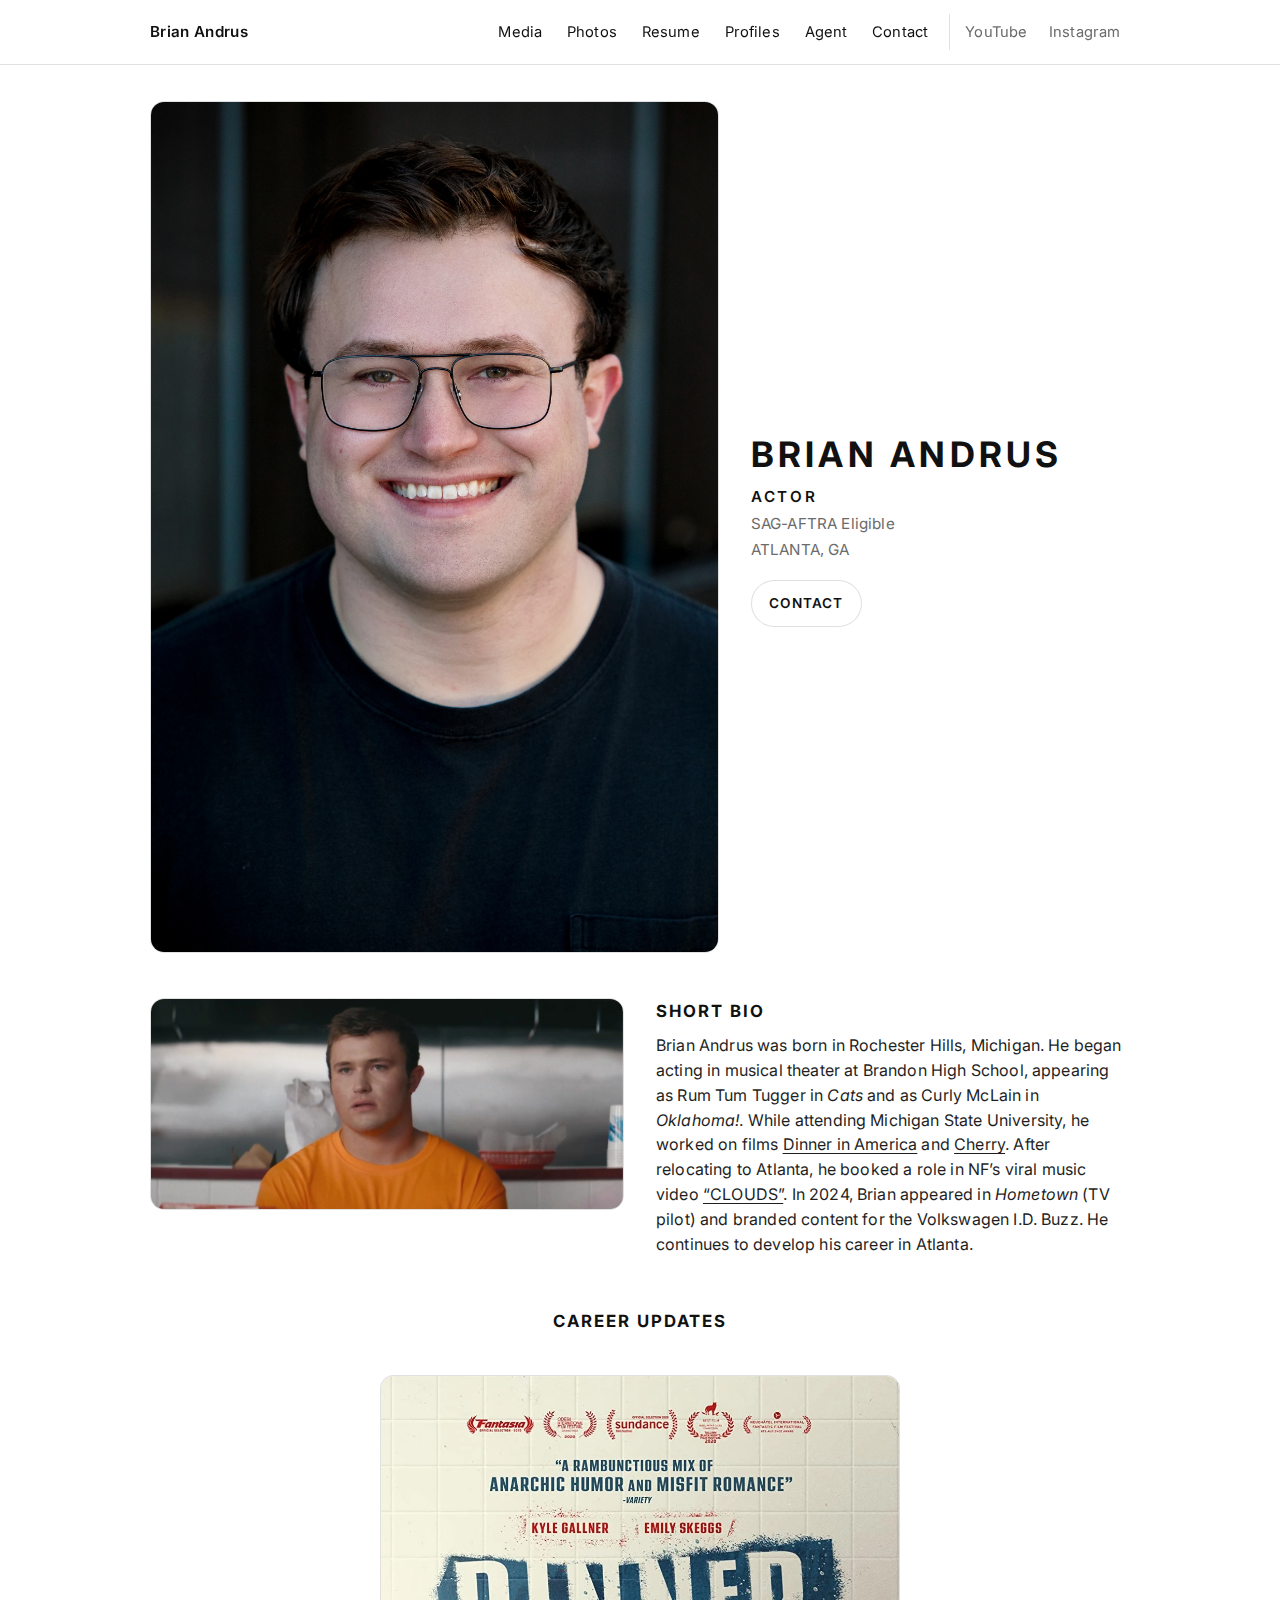
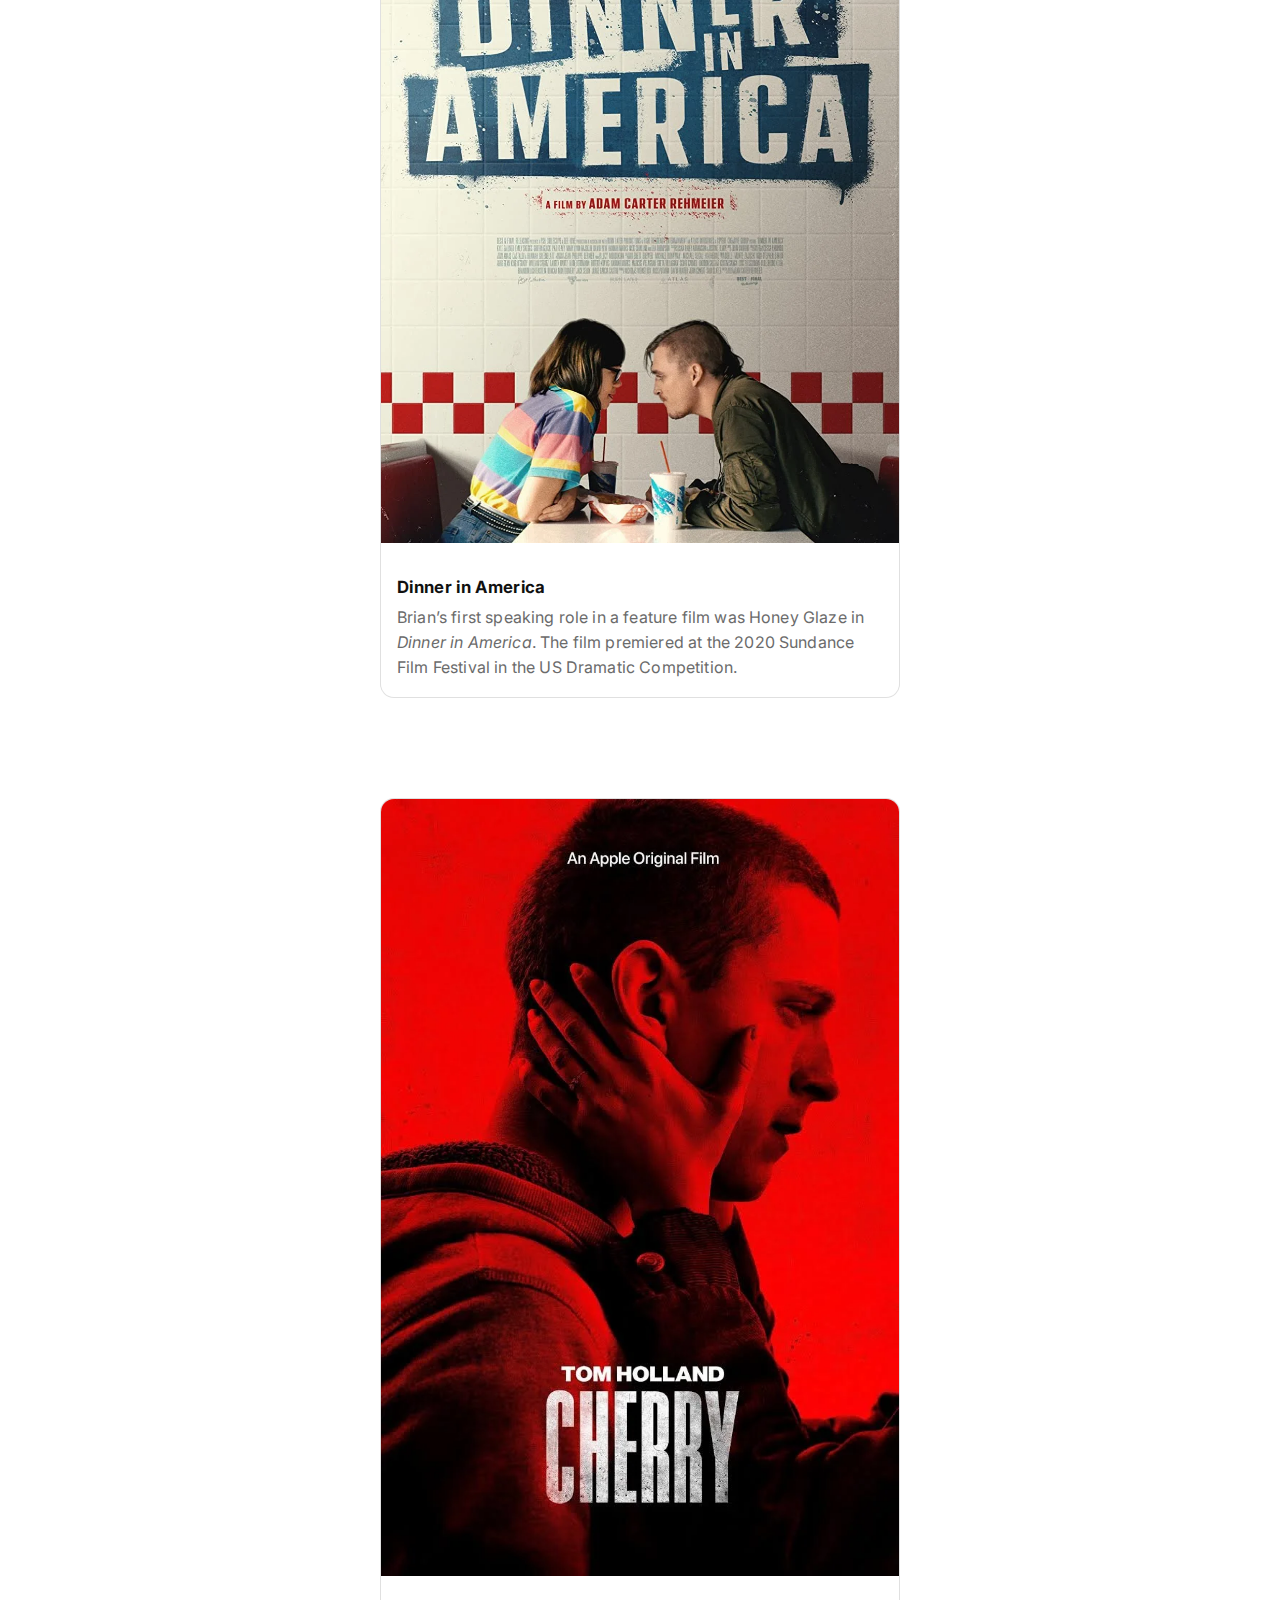
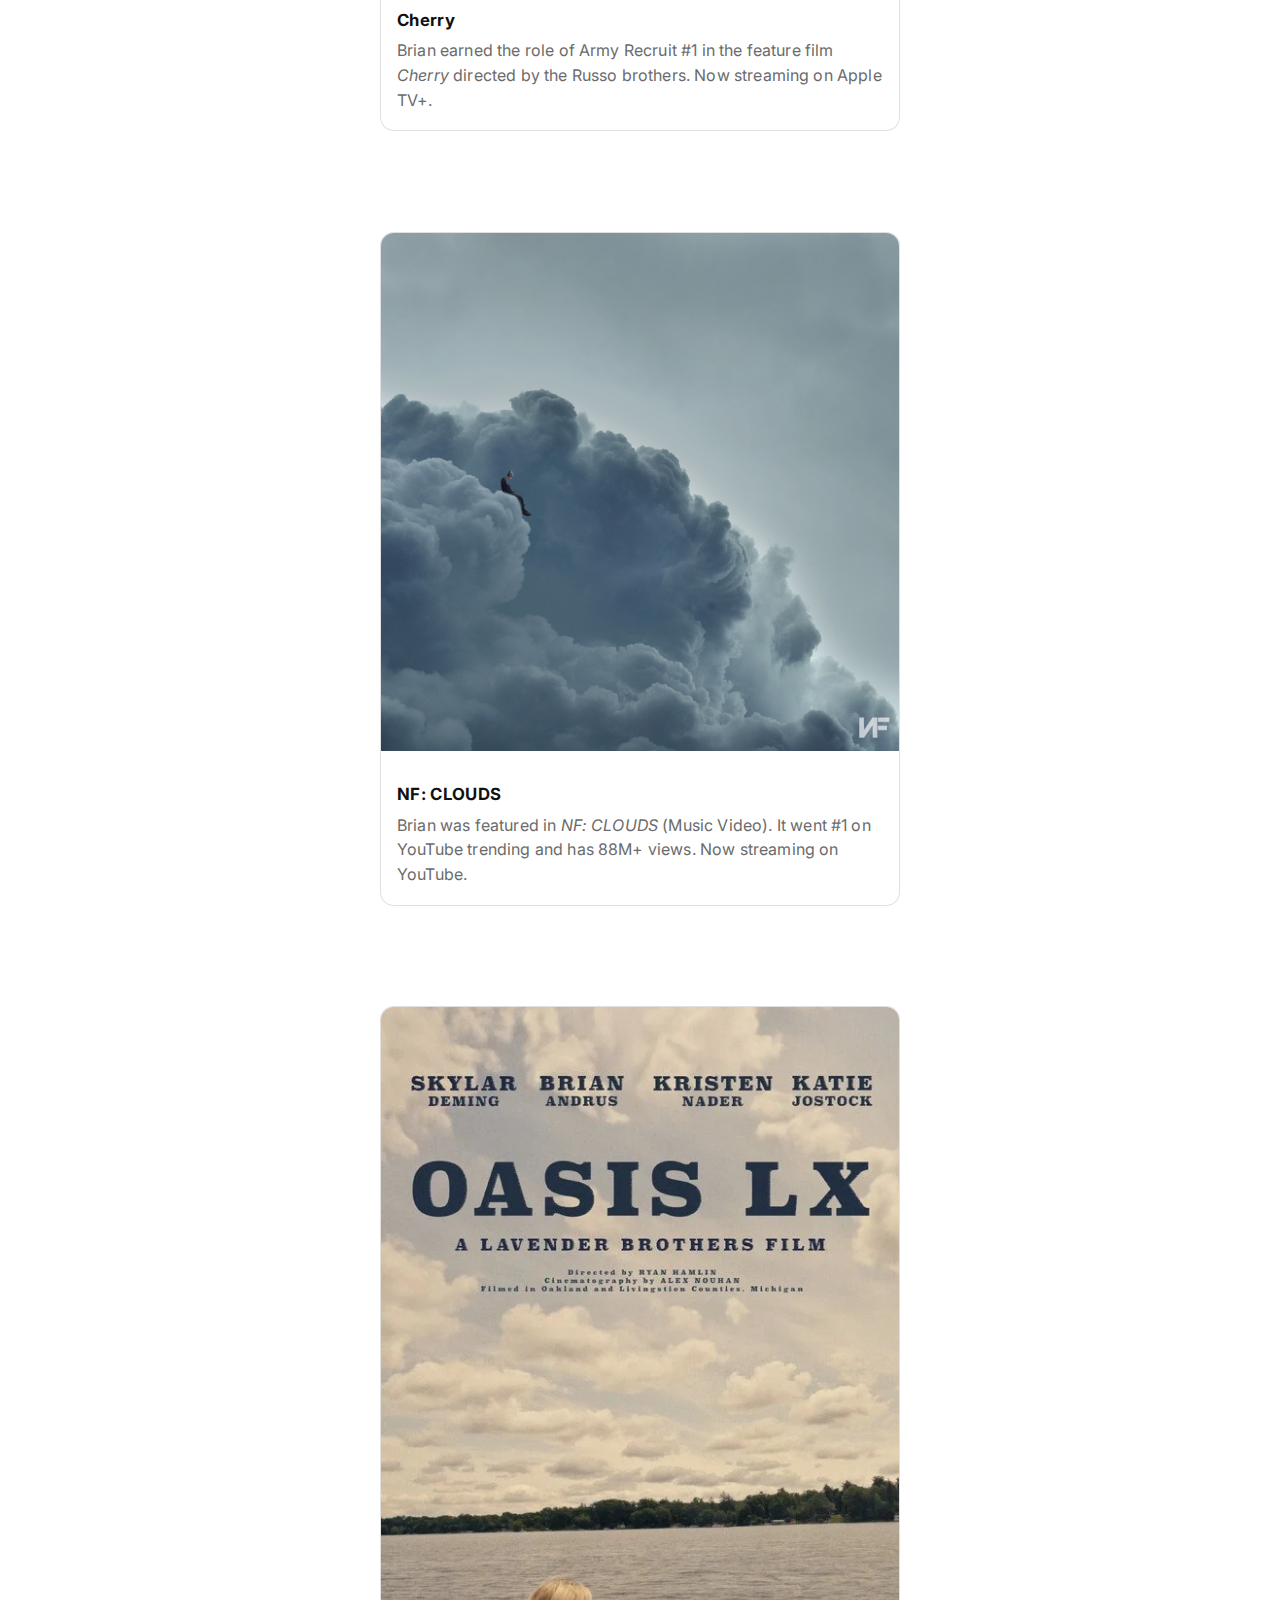
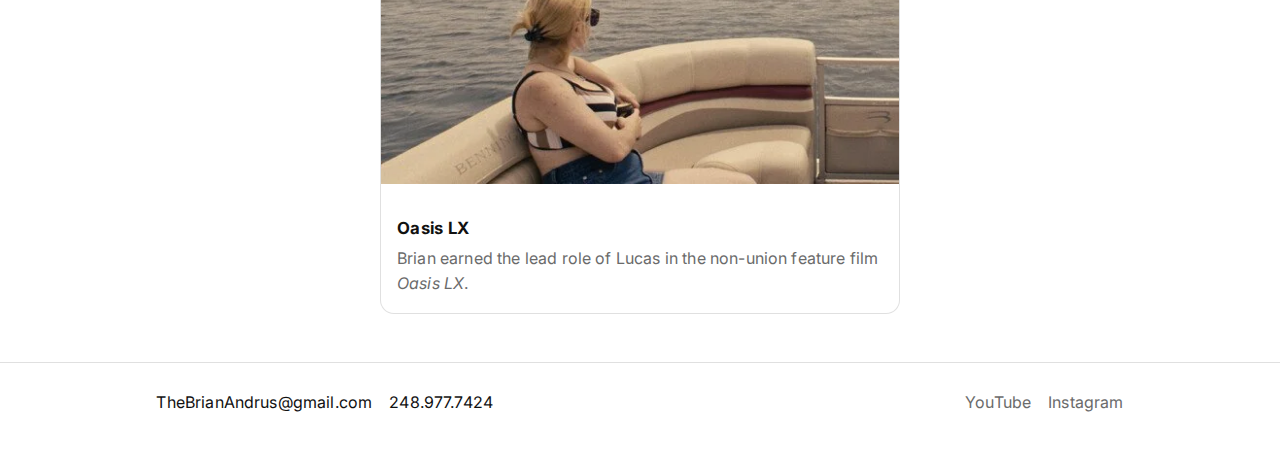
<file: index.html>
<!doctype html>
<html lang="en">
  <head>
    <meta charset="UTF-8" />
    <meta name="viewport" content="width=device-width, initial-scale=1.0" />
    <title>Brian Andrus</title>

    <!-- Fonts (clean, Squarespace-ish) -->
    <link rel="preconnect" href="https://fonts.googleapis.com" />
    <link rel="preconnect" href="https://fonts.gstatic.com" crossorigin />
    <link
      href="https://fonts.googleapis.com/css2?family=Inter:wght@400;500;600;700&display=swap"
      rel="stylesheet"
    />

    <link rel="stylesheet" href="styles.css" />
  </head>

  <body>
    <!-- Header / Nav -->
    <header class="site-header" id="top">
      <div class="container header-inner">
        <a class="brand" href="#top" aria-label="Brian Andrus home">
          <span class="brand-name">Brian Andrus</span>
        </a>

        <nav class="nav" aria-label="Primary">
          <button
            class="nav-toggle"
            type="button"
            aria-label="Open menu"
            aria-expanded="false"
            aria-controls="nav-menu"
          >
            <span class="nav-toggle-lines" aria-hidden="true"></span>
            <span class="nav-toggle-text">Menu</span>
          </button>

          <div class="nav-menu" id="nav-menu">
            <a class="nav-link" href="/media">Media</a>
            <a class="nav-link" href="/photos">Photos</a>
            <a class="nav-link" href="/resume">Resume</a>
            <a class="nav-link" href="/profiles">Profiles</a>
            <a class="nav-link" href="/agent">Agent</a>
            <a class="nav-link" href="/contact">Contact</a>

            <div class="nav-social">
              <a
                class="nav-link subtle"
                href="https://www.youtube.com/thebrianandrus"
                target="_blank"
                rel="noreferrer"
                >YouTube</a
              >
              <a
                class="nav-link subtle"
                href="https://www.instagram.com/thebrianandrus"
                target="_blank"
                rel="noreferrer"
                >Instagram</a
              >
            </div>
          </div>
        </nav>
      </div>
    </header>

    <main>
      <!-- Hero -->
      <section class="hero">
        <div class="container">
          <div class="hero-media">
            <img
              class="hero-img"
              src="Brian-Andrus-Headshot.webp"
              alt="Brian Andrus headshot"
              loading="eager"
            />
          </div>

          <div class="hero-text">
            <h1 class="hero-title">BRIAN ANDRUS</h1>
            <p class="hero-subtitle">ACTOR</p>
            <p class="hero-meta">SAG-AFTRA Eligible</p>
            <p class="hero-meta">ATLANTA, GA</p>

            <a class="btn" href="/contact">CONTACT</a>
          </div>
        </div>
      </section>

      <!-- Bio -->
      <section class="section">
        <div class="container">
          <div class="section-media">
            <img
              class="section-img"
              src="honey-glaze.webp"
              alt="Still from Dinner in America"
              loading="lazy"
            />
          </div>

          <div class="section-body">
            <h2 class="section-title">Short Bio</h2>
            <p class="section-paragraph">
              Brian Andrus was born in Rochester Hills, Michigan. He began acting
              in musical theater at Brandon High School, appearing as Rum Tum
              Tugger in <em>Cats</em> and as Curly McLain in <em>Oklahoma!</em>.
              While attending Michigan State University, he worked on films
              <a href="https://www.imdb.com/title/tt9058654/" target="_blank" rel="noreferrer"
                >Dinner in America</a
              >
              and
              <a href="https://www.imdb.com/title/tt9130508" target="_blank" rel="noreferrer"
                >Cherry</a
              >. After relocating to Atlanta, he booked a role in NF’s viral
              music video
              <a href="https://www.imdb.com/title/tt14084046" target="_blank" rel="noreferrer"
                >“CLOUDS”</a
              >. In 2024, Brian appeared in <em>Hometown</em> (TV pilot) and
              branded content for the Volkswagen I.D. Buzz. He continues to
              develop his career in Atlanta.
            </p>
          </div>
        </div>
      </section>

      <!-- Career Updates -->
      <section class="section career-updates">
        <div class="container">
          <h2 class="section-title center">CAREER UPDATES</h2>

          <article class="card">
            <img
              class="card-img"
              src="dinner-in-america.webp"
              alt="Dinner in America poster"
              loading="lazy"
            />
            <div class="card-body">
              <h3 class="card-title">Dinner in America</h3>
              <p class="card-text">
                Brian’s first speaking role in a feature film was Honey Glaze in
                <em>Dinner in America</em>. The film premiered at the 2020
                Sundance Film Festival in the US Dramatic Competition.
              </p>
            </div>
          </article>

          <div class="divider" role="presentation"></div>

          <article class="card">
            <img
              class="card-img"
              src="cherry.webp"
              alt="Cherry poster"
              loading="lazy"
            />
            <div class="card-body">
              <h3 class="card-title">Cherry</h3>
              <p class="card-text">
                Brian earned the role of Army Recruit #1 in the feature film
                <em>Cherry</em> directed by the Russo brothers. Now streaming on
                Apple TV+.
              </p>
            </div>
          </article>

          <div class="divider" role="presentation"></div>

          <article class="card">
            <img
              class="card-img"
              src="clouds.webp"
              alt="NF: CLOUDS artwork"
              loading="lazy"
            />
            <div class="card-body">
              <h3 class="card-title">NF: CLOUDS</h3>
              <p class="card-text">
                Brian was featured in <em>NF: CLOUDS</em> (Music Video). It went
                #1 on YouTube trending and has 88M+ views. Now streaming on
                YouTube.
              </p>
            </div>
          </article>

          <div class="divider" role="presentation"></div>

          <article class="card">
            <img
              class="card-img"
              src="oasis-lx.webp"
              alt="Oasis LX poster"
              loading="lazy"
            />
            <div class="card-body">
              <h3 class="card-title">Oasis LX</h3>
              <p class="card-text">
                Brian earned the lead role of Lucas in the non-union feature
                film <em>Oasis LX</em>.
              </p>
            </div>
          </article>
        </div>
      </section>

      <!-- Footer contact -->
      <footer class="site-footer">
        <div class="container footer-inner">
          <div class="footer-contact">
            <a class="footer-link" href="mailto:TheBrianAndrus@gmail.com"
              >TheBrianAndrus@gmail.com</a
            >
            <a class="footer-link" href="tel:+12489777424">248.977.7424</a>
          </div>

          <div class="footer-social">
            <a
              class="footer-link subtle"
              href="https://www.youtube.com/thebrianandrus"
              target="_blank"
              rel="noreferrer"
              >YouTube</a
            >
            <a
              class="footer-link subtle"
              href="https://www.instagram.com/thebrianandrus"
              target="_blank"
              rel="noreferrer"
              >Instagram</a
            >
          </div>
        </div>
      </footer>
    </main>

    <script src="script.js"></script>
  </body>
</html>
</file>
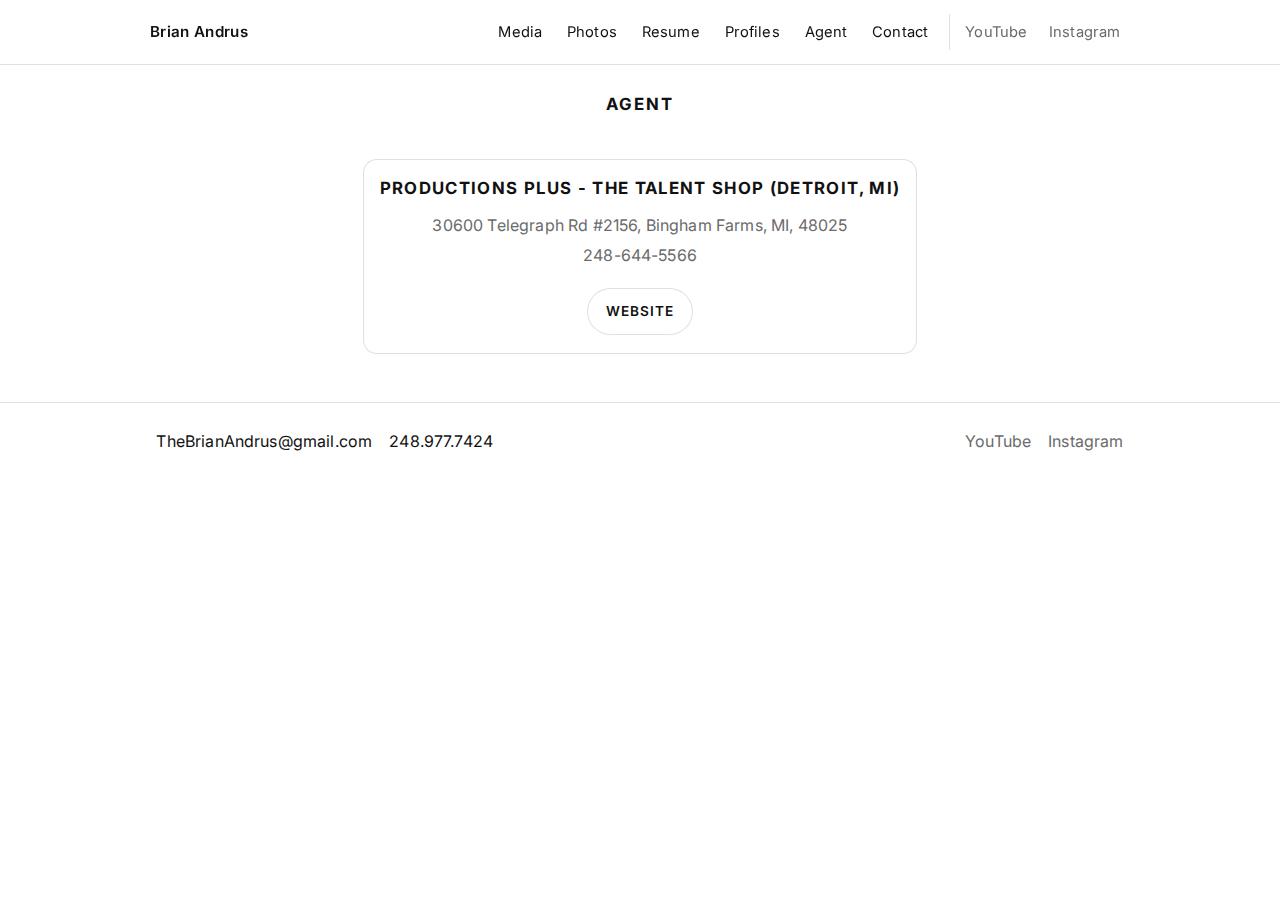
<file: agent/index.html>
<!doctype html>
<html lang="en">
  <head>
    <meta charset="UTF-8" />
    <meta name="viewport" content="width=device-width, initial-scale=1.0" />
    <title>Agent | Brian Andrus</title>

    <!-- Fonts (clean, Squarespace-ish) -->
    <link rel="preconnect" href="https://fonts.googleapis.com" />
    <link rel="preconnect" href="https://fonts.gstatic.com" crossorigin />
    <link
      href="https://fonts.googleapis.com/css2?family=Inter:wght@400;500;600;700&display=swap"
      rel="stylesheet"
    />

    <link rel="stylesheet" href="/styles.css" />
  </head>

  <body>
    <!-- Header / Nav -->
    <header class="site-header" id="top">
      <div class="container header-inner">
        <a class="brand" href="index.html" aria-label="Brian Andrus home">
          <span class="brand-name">Brian Andrus</span>
        </a>

        <nav class="nav" aria-label="Primary">
          <button
            class="nav-toggle"
            type="button"
            aria-label="Open menu"
            aria-expanded="false"
            aria-controls="nav-menu"
          >
            <span class="nav-toggle-lines" aria-hidden="true"></span>
            <span class="nav-toggle-text">Menu</span>
          </button>

          <div class="nav-menu" id="nav-menu">
            <a class="nav-link" href="/media">Media</a>
            <a class="nav-link" href="/photos">Photos</a>
            <a class="nav-link" href="/resume">Resume</a>
            <a class="nav-link" href="/profiles">Profiles</a>
            <a class="nav-link" href="/agent" aria-current="page">Agent</a>
            <a class="nav-link" href="/contact">Contact</a>

            <div class="nav-social">
              <a
                class="nav-link subtle"
                href="https://www.youtube.com/thebrianandrus"
                target="_blank"
                rel="noreferrer"
                >YouTube</a
              >
              <a
                class="nav-link subtle"
                href="https://www.instagram.com/thebrianandrus"
                target="_blank"
                rel="noreferrer"
                >Instagram</a
              >
            </div>
          </div>
        </nav>
      </div>
    </header>

    <main>
      <!-- Agent -->
      <section class="section">
        <div class="container">
          <!-- Page title -->
          <div class="section-body" style="grid-column: 1 / -1;">
            <h1 class="section-title center">Agent</h1>
          </div>
    
          <!-- Centered agent card -->
          <div class="agent-center" style="grid-column: 1 / -1;">
            <article class="card" style="max-width: 720px;">
              <div class="card-body center">
                <h2
                  class="card-title"
                  style="letter-spacing: 0.08em; text-transform: uppercase;"
                >
                  Productions Plus - The Talent Shop (Detroit, MI)
                </h2>
    
                <p class="card-text" style="margin-top: 0.75rem;">
                  30600 Telegraph Rd #2156, Bingham Farms, MI, 48025
                </p>
    
                <p class="card-text" style="margin-top: 0.35rem;">
                  <a href="tel:+12486445566">248-644-5566</a>
                </p>
    
                <a
                  class="btn"
                  href="https://www.productions-plus.com/"
                  target="_blank"
                  rel="noreferrer"
                  style="margin-top: 1.25rem;"
                >
                  WEBSITE
                </a>
              </div>
            </article>
          </div>
        </div>
      </section>
    </main>

      <!-- Footer contact -->
      <footer class="site-footer">
        <div class="container footer-inner">
          <div class="footer-contact">
            <a class="footer-link" href="mailto:TheBrianAndrus@gmail.com"
              >TheBrianAndrus@gmail.com</a
            >
            <a class="footer-link" href="tel:+12489777424">248.977.7424</a>
          </div>

          <div class="footer-social">
            <a
              class="footer-link subtle"
              href="https://www.youtube.com/thebrianandrus"
              target="_blank"
              rel="noreferrer"
              >YouTube</a
            >
            <a
              class="footer-link subtle"
              href="https://www.instagram.com/thebrianandrus"
              target="_blank"
              rel="noreferrer"
              >Instagram</a
            >
          </div>
        </div>
      </footer>
    </main>

    <script src="/script.js"></script>
  </body>
</html>
</file>
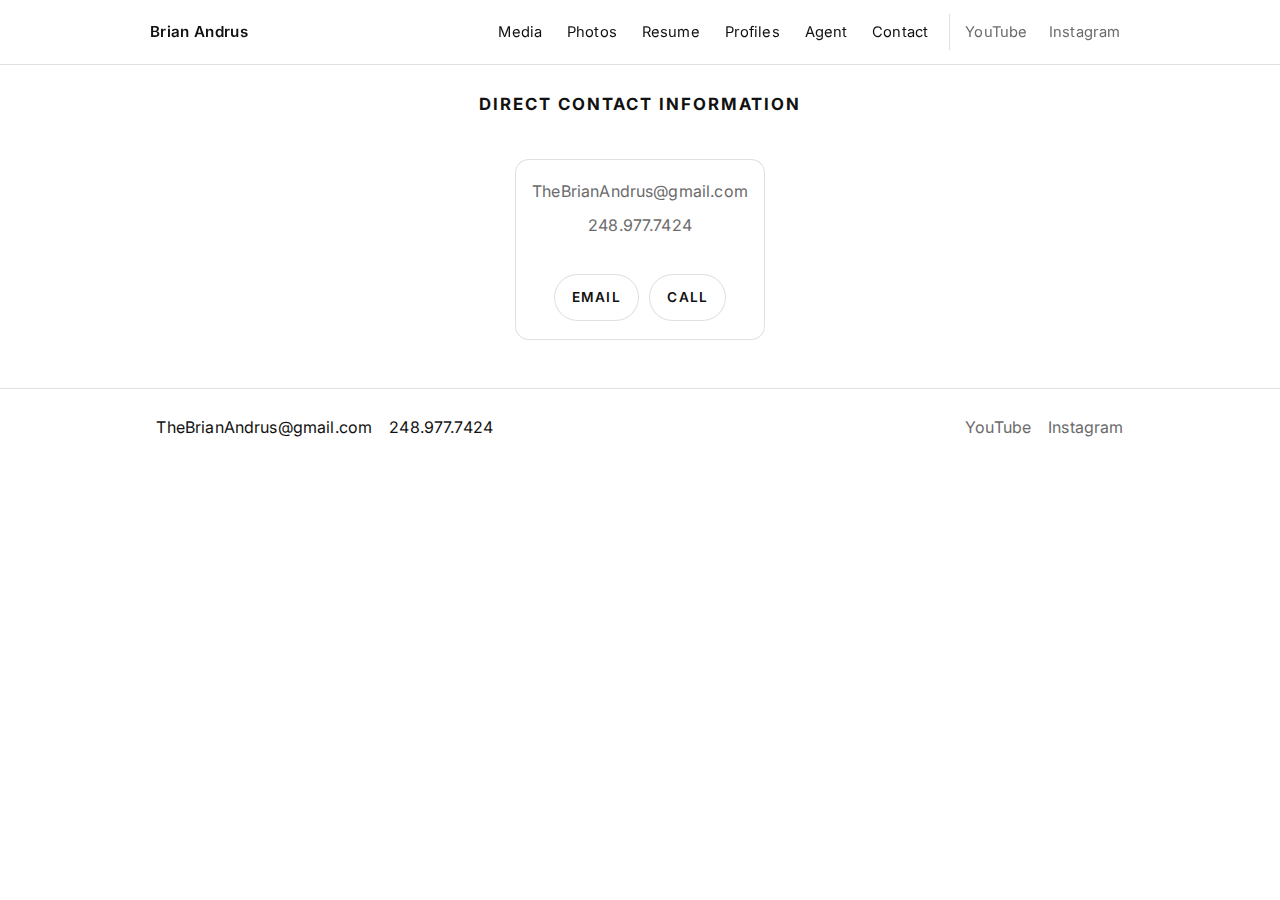
<file: contact/index.html>
<!doctype html>
<html lang="en">
  <head>
    <meta charset="UTF-8" />
    <meta name="viewport" content="width=device-width, initial-scale=1.0" />
    <title>Contact | Brian Andrus</title>

    <!-- Font -->
    <link rel="preconnect" href="https://fonts.googleapis.com" />
    <link rel="preconnect" href="https://fonts.gstatic.com" crossorigin />
    <link
      href="https://fonts.googleapis.com/css2?family=Inter:wght@400;500;600;700&display=swap"
      rel="stylesheet"
    />

    <link rel="stylesheet" href="/styles.css" />
  </head>

  <body>
    <!-- Header / Nav -->
    <header class="site-header" id="top">
      <div class="container header-inner">
        <a class="brand" href="/" aria-label="Brian Andrus home">
          <span class="brand-name">Brian Andrus</span>
        </a>

        <nav class="nav" aria-label="Primary">
          <button
            class="nav-toggle"
            type="button"
            aria-label="Open menu"
            aria-expanded="false"
            aria-controls="nav-menu"
          >
            <span class="nav-toggle-lines" aria-hidden="true"></span>
            <span class="nav-toggle-text">Menu</span>
          </button>

          <div class="nav-menu" id="nav-menu">
            <a class="nav-link" href="/media">Media</a>
            <a class="nav-link" href="/photos">Photos</a>
            <a class="nav-link" href="/resume">Resume</a>
            <a class="nav-link" href="/profiles">Profiles</a>
            <a class="nav-link" href="/agent">Agent</a>
            <a class="nav-link" href="/contact" aria-current="page">Contact</a>

            <div class="nav-social">
              <a
                class="nav-link subtle"
                href="https://www.youtube.com/thebrianandrus"
                target="_blank"
                rel="noreferrer"
                >YouTube</a
              >
              <a
                class="nav-link subtle"
                href="https://www.instagram.com/thebrianandrus"
                target="_blank"
                rel="noreferrer"
                >Instagram</a
              >
            </div>
          </div>
        </nav>
      </div>
    </header>

    <main>
      <!-- Contact -->
      <section class="section">
        <div class="container">
          <div class="section-body" style="grid-column: 1 / -1;">
            <h1 class="section-title center">Direct Contact Information</h1>
          </div>

          <article class="card" style="max-width: 720px; grid-column: 1 / -1;">
            <div class="card-body center">
              <p class="card-text" style="margin-top: 0.25rem;">
                <a href="mailto:TheBrianAndrus@gmail.com">TheBrianAndrus@gmail.com</a>
              </p>

              <p class="card-text" style="margin-top: 0.6rem;">
                <a href="tel:+12489777424">248.977.7424</a>
              </p>

              <div style="margin-top: 1.25rem; display: flex; gap: 0.6rem; justify-content: center; flex-wrap: wrap;">
                <a class="btn" href="mailto:TheBrianAndrus@gmail.com">EMAIL</a>
                <a class="btn" href="tel:+12489777424">CALL</a>
              </div>
            </div>
          </article>
        </div>
      </section>

      <!-- Footer -->
      <footer class="site-footer">
        <div class="container footer-inner">
          <div class="footer-contact">
            <a class="footer-link" href="mailto:TheBrianAndrus@gmail.com"
              >TheBrianAndrus@gmail.com</a
            >
            <a class="footer-link" href="tel:+12489777424">248.977.7424</a>
          </div>

          <div class="footer-social">
            <a
              class="footer-link subtle"
              href="https://www.youtube.com/thebrianandrus"
              target="_blank"
              rel="noreferrer"
              >YouTube</a
            >
            <a
              class="footer-link subtle"
              href="https://www.instagram.com/thebrianandrus"
              target="_blank"
              rel="noreferrer"
              >Instagram</a
            >
          </div>
        </div>
      </footer>
    </main>

    <script src="/script.js"></script>
  </body>
</html>
</file>
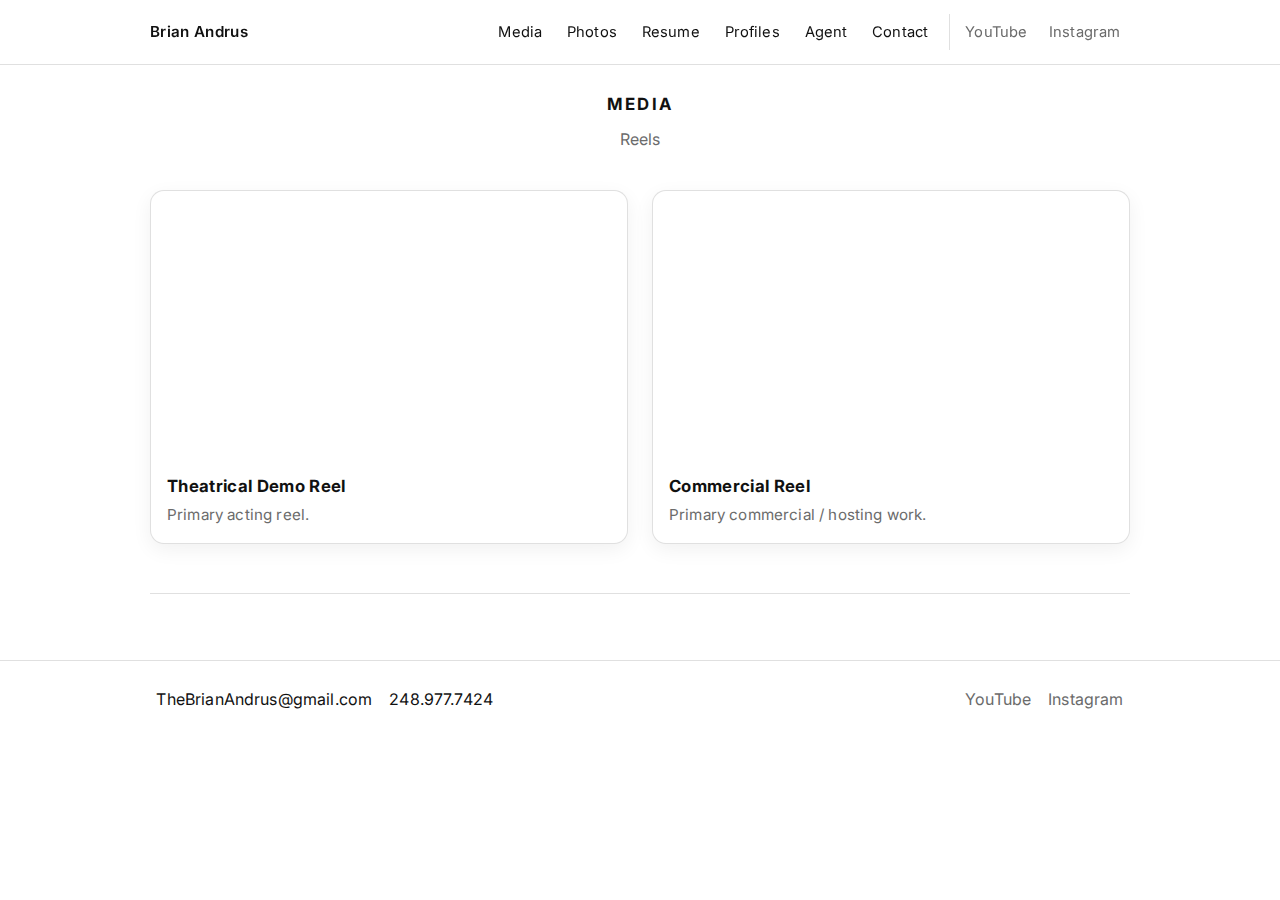
<file: media/index.html>
<!doctype html>
<html lang="en">
  <head>
    <meta charset="UTF-8" />
    <meta name="viewport" content="width=device-width, initial-scale=1.0" />
    <title>Media | Brian Andrus</title>

    <!-- Font -->
    <link rel="preconnect" href="https://fonts.googleapis.com" />
    <link rel="preconnect" href="https://fonts.gstatic.com" crossorigin />
    <link
      href="https://fonts.googleapis.com/css2?family=Inter:wght@400;500;600;700&display=swap"
      rel="stylesheet"
    />

    <link rel="stylesheet" href="/styles.css" />
  </head>

  <body>
    <!-- Header / Nav -->
    <header class="site-header" id="top">
      <div class="container header-inner">
        <a class="brand" href="/" aria-label="Brian Andrus home">
          <span class="brand-name">Brian Andrus</span>
        </a>

        <nav class="nav" aria-label="Primary">
          <button
            class="nav-toggle"
            type="button"
            aria-label="Open menu"
            aria-expanded="false"
            aria-controls="nav-menu"
          >
            <span class="nav-toggle-lines" aria-hidden="true"></span>
            <span class="nav-toggle-text">Menu</span>
          </button>

          <div class="nav-menu" id="nav-menu">
            <a class="nav-link" href="/media" aria-current="page">Media</a>
            <a class="nav-link" href="/photos">Photos</a>
            <a class="nav-link" href="/resume">Resume</a>
            <a class="nav-link" href="/profiles">Profiles</a>
            <a class="nav-link" href="/agent">Agent</a>
            <a class="nav-link" href="/contact">Contact</a>

            <div class="nav-social">
              <a
                class="nav-link subtle"
                href="https://www.youtube.com/thebrianandrus"
                target="_blank"
                rel="noreferrer"
                >YouTube</a
              >
              <a
                class="nav-link subtle"
                href="https://www.instagram.com/thebrianandrus"
                target="_blank"
                rel="noreferrer"
                >Instagram</a
              >
            </div>
          </div>
        </nav>
      </div>
    </header>

    <main>
      <!-- Media -->
      <section class="section">
        <div class="container">
          <div class="section-body" style="grid-column: 1 / -1;">
            <h1 class="section-title center">Media</h1>
            <p class="center" style="margin: 0; color: var(--muted);">
              Reels
            </p>
          </div>

          <!-- Featured Reels -->
          <div class="media-featured" style="grid-column: 1 / -1;">
            <!-- Featured 1 -->
            <article class="video featured">
              <div class="video-embed">
                <iframe
                  src="https://www.youtube.com/embed/-E_ilycXCaI"
                  title="Theatrical Demo Reel"
                  loading="lazy"
                  allow="accelerometer; autoplay; clipboard-write; encrypted-media; gyroscope; picture-in-picture; web-share"
                  allowfullscreen
                ></iframe>
              </div>
              <div class="video-meta">
                <h2 class="video-title">Theatrical Demo Reel</h2>
                <p class="video-subtitle">Primary acting reel.</p>
              </div>
            </article>

            <!-- Featured 2 -->
            <article class="video featured">
              <div class="video-embed">
                <iframe
                  src="https://www.youtube.com/embed/QOHXdRk6vRk"
                  title="Commercial Reel"
                  loading="lazy"
                  allow="accelerometer; autoplay; clipboard-write; encrypted-media; gyroscope; picture-in-picture; web-share"
                  allowfullscreen
                ></iframe>
              </div>
              <div class="video-meta">
                <h2 class="video-title">Commercial Reel</h2>
                <p class="video-subtitle">Primary commercial / hosting work.</p>
              </div>
            </article>
          </div>

          <div class="divider" style="grid-column: 1 / -1;"></div>

        </div> <!-- /.container -->
      </section> <!-- /.section -->

      <!-- Footer -->
      <footer class="site-footer">
        <div class="container footer-inner">
          <div class="footer-contact">
            <a class="footer-link" href="mailto:TheBrianAndrus@gmail.com"
              >TheBrianAndrus@gmail.com</a
            >
            <a class="footer-link" href="tel:+12489777424">248.977.7424</a>
          </div>

          <div class="footer-social">
            <a
              class="footer-link subtle"
              href="https://www.youtube.com/thebrianandrus"
              target="_blank"
              rel="noreferrer"
              >YouTube</a
            >
            <a
              class="footer-link subtle"
              href="https://www.instagram.com/thebrianandrus"
              target="_blank"
              rel="noreferrer"
              >Instagram</a
            >
          </div>
        </div>
      </footer>
    </main>

    <script src="/script.js"></script>
  </body>
</html>
</file>
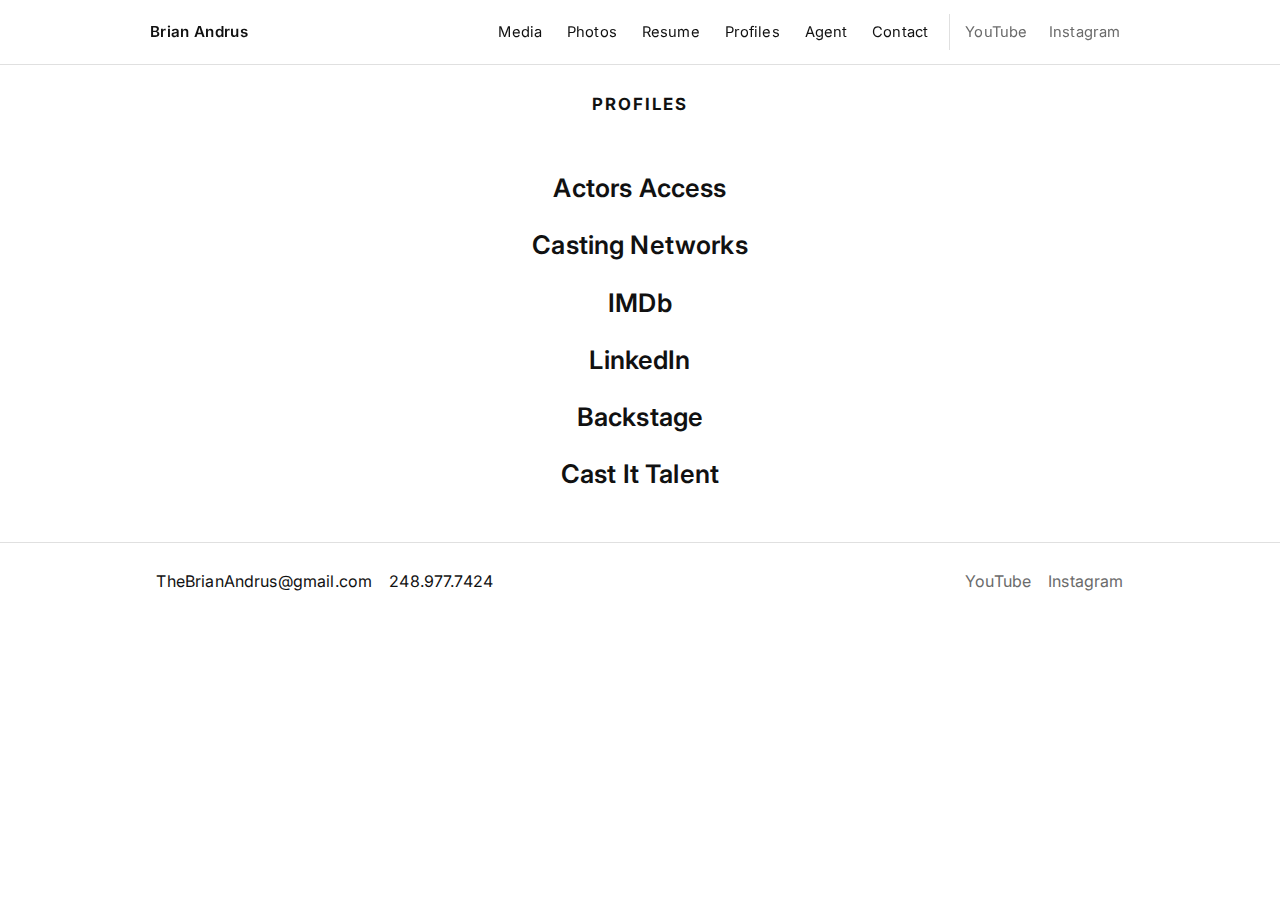
<file: profiles/index.html>
<!doctype html>
<html lang="en">
  <head>
    <meta charset="UTF-8" />
    <meta name="viewport" content="width=device-width, initial-scale=1.0" />
    <title>Profiles | Brian Andrus</title>

    <!-- Font -->
    <link rel="preconnect" href="https://fonts.googleapis.com" />
    <link rel="preconnect" href="https://fonts.gstatic.com" crossorigin />
    <link
      href="https://fonts.googleapis.com/css2?family=Inter:wght@400;500;600;700&display=swap"
      rel="stylesheet"
    />

    <link rel="stylesheet" href="/styles.css" />
  </head>

  <body>
    <!-- Header / Nav -->
    <header class="site-header" id="top">
      <div class="container header-inner">
        <a class="brand" href="/" aria-label="Brian Andrus home">
          <span class="brand-name">Brian Andrus</span>
        </a>

        <nav class="nav" aria-label="Primary">
          <button
            class="nav-toggle"
            type="button"
            aria-label="Open menu"
            aria-expanded="false"
            aria-controls="nav-menu"
          >
            <span class="nav-toggle-lines" aria-hidden="true"></span>
            <span class="nav-toggle-text">Menu</span>
          </button>

          <div class="nav-menu" id="nav-menu">
            <a class="nav-link" href="/media">Media</a>
            <a class="nav-link" href="/photos">Photos</a>
            <a class="nav-link" href="/resume">Resume</a>
            <a class="nav-link" href="/profiles" aria-current="page">Profiles</a>
            <a class="nav-link" href="/agent">Agent</a>
            <a class="nav-link" href="/contact">Contact</a>

            <div class="nav-social">
              <a
                class="nav-link subtle"
                href="https://www.youtube.com/thebrianandrus"
                target="_blank"
                rel="noreferrer"
                >YouTube</a
              >
              <a
                class="nav-link subtle"
                href="https://www.instagram.com/thebrianandrus"
                target="_blank"
                rel="noreferrer"
                >Instagram</a
              >
            </div>
          </div>
        </nav>
      </div>
    </header>

    <main>
      <!-- Profiles -->
      <section class="section">
        <div class="container">
          <div class="section-body" style="grid-column: 1 / -1;">
            <h1 class="section-title center">Profiles</h1>
          </div>

          <div style="grid-column: 1 / -1;">
            <div
              class="center"
              style="
                display: flex;
                flex-direction: column;
                gap: 1.1rem;
                margin-top: 0.6rem;
              "
            >
              <a
                href="https://resumes.actorsaccess.com/BrianAndrus"
                target="_blank"
                rel="noreferrer"
                style="font-size: 1.6rem; font-weight: 600;"
              >
                Actors Access
              </a>

              <a
                href="https://app.castingnetworks.com/talent/public-profile/e3f81a2c-01e8-11ec-9593-6f47e9ed7cf3"
                target="_blank"
                rel="noreferrer"
                style="font-size: 1.6rem; font-weight: 600;"
              >
                Casting Networks
              </a>

              <a
                href="https://www.imdb.me/brianandrus"
                target="_blank"
                rel="noreferrer"
                style="font-size: 1.6rem; font-weight: 600;"
              >
                IMDb
              </a>

              <a
                href="https://www.linkedin.com/in/thebrianandrus/"
                target="_blank"
                rel="noreferrer"
                style="font-size: 1.6rem; font-weight: 600;"
              >
                LinkedIn
              </a>

              <a
                href="https://www.backstage.com/brianandrus"
                target="_blank"
                rel="noreferrer"
                style="font-size: 1.6rem; font-weight: 600;"
              >
                Backstage
              </a>

              <a
                href="https://www.castittalent.com/brianandrus"
                target="_blank"
                rel="noreferrer"
                style="font-size: 1.6rem; font-weight: 600;"
              >
                Cast It Talent
              </a>
            </div>
          </div>
        </div>
      </section>

      <!-- Footer -->
      <footer class="site-footer">
        <div class="container footer-inner">
          <div class="footer-contact">
            <a class="footer-link" href="mailto:TheBrianAndrus@gmail.com"
              >TheBrianAndrus@gmail.com</a
            >
            <a class="footer-link" href="tel:+12489777424">248.977.7424</a>
          </div>

          <div class="footer-social">
            <a
              class="footer-link subtle"
              href="https://www.youtube.com/thebrianandrus"
              target="_blank"
              rel="noreferrer"
              >YouTube</a
            >
            <a
              class="footer-link subtle"
              href="https://www.instagram.com/thebrianandrus"
              target="_blank"
              rel="noreferrer"
              >Instagram</a
            >
          </div>
        </div>
      </footer>
    </main>

    <script src="/script.js"></script>
  </body>
</html>
</file>
<file: styles.css>
:root {
    --bg: #ffffff;
    --fg: #111111;
    --muted: #6b6b6b;
    --border: rgba(0, 0, 0, 0.12);
  
    --container: 980px;
  
    --radius: 14px;
  
    --shadow: 0 8px 26px rgba(0, 0, 0, 0.08);
    --shadow-soft: 0 6px 20px rgba(0, 0, 0, 0.06);
  
    --ease: cubic-bezier(0.2, 0.8, 0.2, 1);
  }
  
  *,
  *::before,
  *::after {
    box-sizing: border-box;
  }
  
  html,
  body {
    height: 100%;
  }
  
  body {
    margin: 0;
    background: var(--bg);
    color: var(--fg);
    font-family: Inter, system-ui, -apple-system, Segoe UI, Roboto, Arial, sans-serif;
    line-height: 1.55;
    letter-spacing: 0.01em;
  }
  
  /* Links */
  a {
    color: inherit;
    text-decoration: none;
  }
  
  a:hover {
    text-decoration: underline;
    text-underline-offset: 3px;
  }
  
  /* Layout */
  .container {
    width: min(var(--container), calc(100% - 2.2rem));
    margin: 0 auto;
  }
  
  /* Header */
  .site-header {
    position: sticky;
    top: 0;
    z-index: 30;
    background: rgba(255, 255, 255, 0.86);
    backdrop-filter: blur(10px);
    border-bottom: 1px solid var(--border);
  }
  
  .header-inner {
    display: flex;
    align-items: center;
    justify-content: space-between;
    padding: 0.9rem 0;
    gap: 1rem;
  }
  
  .brand {
    display: inline-flex;
    align-items: center;
    gap: 0.6rem;
    font-weight: 600;
    letter-spacing: 0.02em;
  }
  
  .brand-name {
    font-size: 0.95rem;
  }
  
  /* Nav */
  .nav {
    position: relative;
  }
  
  .nav-toggle {
    display: inline-flex;
    align-items: center;
    gap: 0.6rem;
    background: transparent;
    border: 1px solid var(--border);
    border-radius: 999px;
    padding: 0.55rem 0.85rem;
    cursor: pointer;
    transition: transform 180ms var(--ease), box-shadow 180ms var(--ease);
  }
  
  .nav-toggle:hover {
    transform: translateY(-1px);
    box-shadow: var(--shadow-soft);
  }
  
  .nav-toggle-lines {
    display: inline-block;
    width: 18px;
    height: 10px;
    position: relative;
  }
  
  .nav-toggle-lines::before,
  .nav-toggle-lines::after {
    content: "";
    position: absolute;
    left: 0;
    right: 0;
    height: 2px;
    background: var(--fg);
    border-radius: 999px;
    transition: transform 220ms var(--ease), top 220ms var(--ease), opacity 220ms var(--ease);
  }
  
  .nav-toggle-lines::before {
    top: 0;
  }
  
  .nav-toggle-lines::after {
    top: 8px;
  }
  
  .nav-toggle-text {
    font-size: 0.9rem;
    color: var(--muted);
  }
  
  .nav-menu {
    position: absolute;
    right: 0;
    top: calc(100% + 0.6rem);
    width: 260px;
    background: var(--bg);
    border: 1px solid var(--border);
    border-radius: 16px;
    box-shadow: var(--shadow);
    padding: 0.55rem;
    display: none;
  }
  
  .nav-menu.open {
    display: block;
  }
  
  .nav-link {
    display: block;
    padding: 0.7rem 0.75rem;
    border-radius: 12px;
    font-size: 0.95rem;
  }
  
  .nav-link:hover {
    background: rgba(0, 0, 0, 0.04);
    text-decoration: none;
  }
  
  .nav-social {
    margin-top: 0.35rem;
    padding-top: 0.35rem;
    border-top: 1px solid var(--border);
    display: grid;
    grid-template-columns: 1fr 1fr;
    gap: 0.25rem;
  }
  
  .subtle {
    color: var(--muted);
  }
  
  /* Hero */
  .hero {
    padding: 2.2rem 0 1.2rem;
  }
  
  .hero .container {
    display: grid;
    grid-template-columns: 1fr;
    gap: 1.3rem;
    align-items: start;
  }
  
  .hero-media {
    border-radius: var(--radius);
    overflow: hidden;
    border: 1px solid var(--border);
  }
  
  .hero-img {
    display: block;
    width: 100%;
    height: auto;
  }
  
  .hero-text {
    text-align: center;
    padding: 0.2rem 0 0.8rem;
  }
  
  .hero-title {
    margin: 0.6rem 0 0.25rem;
    font-size: clamp(1.7rem, 4vw, 2.2rem);
    letter-spacing: 0.12em;
    font-weight: 700;
  }
  
  .hero-subtitle {
    margin: 0.2rem 0;
    font-weight: 600;
    letter-spacing: 0.18em;
    font-size: 0.95rem;
  }
  
  .hero-meta {
    margin: 0.15rem 0;
    color: var(--muted);
    font-size: 0.95rem;
  }
  
  /* Button */
  .btn {
    display: inline-flex;
    align-items: center;
    justify-content: center;
    margin-top: 1rem;
    padding: 0.75rem 1.1rem;
    border-radius: 999px;
    border: 1px solid var(--border);
    background: var(--bg);
    font-weight: 600;
    letter-spacing: 0.08em;
    font-size: 0.85rem;
    transition: transform 180ms var(--ease), box-shadow 180ms var(--ease), background 180ms var(--ease);
  }
  
  .btn:hover {
    transform: translateY(-1px);
    box-shadow: var(--shadow-soft);
    text-decoration: none;
  }
  
  /* Sections */
  .section {
    padding: 1.6rem 0;
  }
  
  .section .container {
    display: grid;
    grid-template-columns: 1fr;
    gap: 1.2rem;
    align-items: start;
  }
  
  .section-media {
    border-radius: var(--radius);
    overflow: hidden;
    border: 1px solid var(--border);
  }
  
  .section-img {
    width: 100%;
    height: auto;
    display: block;
  }
  
  .section-title {
    margin: 0 0 0.6rem;
    font-size: 1.05rem;
    letter-spacing: 0.12em;
    font-weight: 700;
    text-transform: uppercase;
  }
  
  .section-paragraph {
    margin: 0;
    color: #1f1f1f;
  }
  
  .section-paragraph a {
    text-decoration: underline;
    text-underline-offset: 3px;
  }

  /* Career Updates: keep centered, single colum */
  .career-updates .container {
    grid-template-columns: 1fr;
    justify-items: center;
  }

  .career-updates .card {
    width: 100%;
    max-width: 520px;
  }

  .center {
    text-align: center;
  }
  
  /* Cards */
  .card {
    display: grid;
    grid-template-columns: 1fr;
    gap: 0.95rem;
    border: 1px solid var(--border);
    border-radius: var(--radius);
    overflow: hidden;
    background: var(--bg);
    box-shadow: none;
    margin-left: auto;
    margin-right: auto;
  }
  
  .card-img {
    width: 100%;
    height: auto;
    display: block;
  }
  
  .card-body {
    padding: 0.95rem 1rem 1.1rem;
  }
  
  .card-title {
    margin: 0 0 0.35rem;
    font-size: 1.05rem;
    font-weight: 700;
    letter-spacing: 0.02em;
  }
  
  .card-text {
    margin: 0;
    color: var(--muted);
  }
  
  .divider {
    height: 1px;
    background: var(--border);
    margin: 1.1rem 0;
  }
  
  /* Footer */
  .site-footer {
    border-top: 1px solid var(--border);
    padding: 1.4rem 0 2.2rem;
    margin-top: 1.4rem;
  }
  
  .footer-inner {
    display: flex;
    flex-direction: column;
    gap: 0.6rem;
    align-items: center;
    text-align: center;
  }
  
  .footer-link {
    display: inline-block;
    padding: 0.25rem 0.4rem;
  }
  
  /* Responsive: slightly more “Squarespace desktop” */
  @media (min-width: 860px) {
    .nav-toggle {
      display: none;
    }
  
    .nav-menu {
      position: static;
      display: flex;
      align-items: center;
      gap: 0.35rem;
      width: auto;
      padding: 0;
      border: none;
      box-shadow: none;
      background: transparent;
    }
  
    .nav-link {
      padding: 0.4rem 0.6rem;
      border-radius: 999px;
      font-size: 0.92rem;
    }
  
    .nav-link:hover {
      background: rgba(0, 0, 0, 0.04);
    }
  
    .nav-social {
      margin: 0 0 0 0.35rem;
      padding: 0 0 0 0.35rem;
      border-top: none;
      border-left: 1px solid var(--border);
      display: flex;
      gap: 0.15rem;
    }
  
    .hero .container {
      grid-template-columns: 1.2fr 0.8fr;
      align-items: center;
      gap: 2rem;
    }
  
    .hero-text {
      text-align: left;
    }
  
    .section .container {
      grid-template-columns: 1fr 1fr;
      gap: 2rem;
    }

    /* Career Updates: override desktop grid */
    .career-updates .container {
      grid-template-columns: 1fr;
      justify-items: center;
    }
  
    .footer-inner {
      flex-direction: row;
      justify-content: space-between;
      text-align: left;
    }
  }

  .agent-center {
    display: flex;
    justify-content: center;
  }
  
  .resume-frame-wrap {
    width: 100%;
  }
  
  .resume-frame {
    width: 100%;
    height: min(78vh, 980px); /* big like Squarespace, still responsive */
    border: 1px solid var(--border);
    border-radius: var(--radius);
    background: #fff;
  }

  /* Media page */
.media-featured {
  display: grid;
  grid-template-columns: 1fr;
  gap: 1.2rem;
  margin-top: 0.4rem;
}

.media-grid {
  display: grid;
  grid-template-columns: 1fr;
  gap: 1.2rem;
}

@media (min-width: 860px) {
  .media-featured {
    grid-template-columns: 1fr 1fr;
    gap: 1.5rem;
  }

  .media-grid {
    grid-template-columns: 1fr 1fr;
    gap: 1.5rem;
  }
}

/* Responsive video wrapper */
.video {
  border: 1px solid var(--border);
  border-radius: var(--radius);
  overflow: hidden;
  background: #fff;
}

.video-embed {
  position: relative;
  width: 100%;
  padding-top: 56.25%; /* 16:9 */
}

.video-embed iframe {
  position: absolute;
  inset: 0;
  width: 100%;
  height: 100%;
  border: 0;
}

.video-meta {
  padding: 0.9rem 1rem 1rem;
}

.video-title {
  margin: 0;
  font-size: 1rem;
  font-weight: 700;
  letter-spacing: 0.02em;
}

.video-subtitle {
  margin: 0.25rem 0 0;
  color: var(--muted);
  font-size: 0.95rem;
}

/* Slight emphasis for the 2 featured reels */
.video.featured .video-title {
  font-size: 1.05rem;
}

.video.featured {
  box-shadow: var(--shadow-soft);
}

/* Photos page */
.photos-featured {
  display: grid;
  grid-template-columns: 1fr;
  gap: 1.2rem;
}

.photos-grid {
  display: grid;
  grid-template-columns: 1fr;
  gap: 1.2rem;
}

@media (min-width: 860px) {
  .photos-featured {
    grid-template-columns: 1fr 1fr 1fr;
    gap: 1.5rem;
  }

  .photos-grid {
    grid-template-columns: 1fr 1fr;
    gap: 1.5rem;
  }
}

.photo {
  border: 1px solid var(--border);
  border-radius: var(--radius);
  overflow: hidden;
  background: var(--bg);
}

.photo img {
  width: 100%;
  height: auto;
  display: block;
}

.photo-caption {
  padding: 0.75rem 0.9rem;
  color: var(--muted);
  font-size: 0.95rem;
}
</file>
